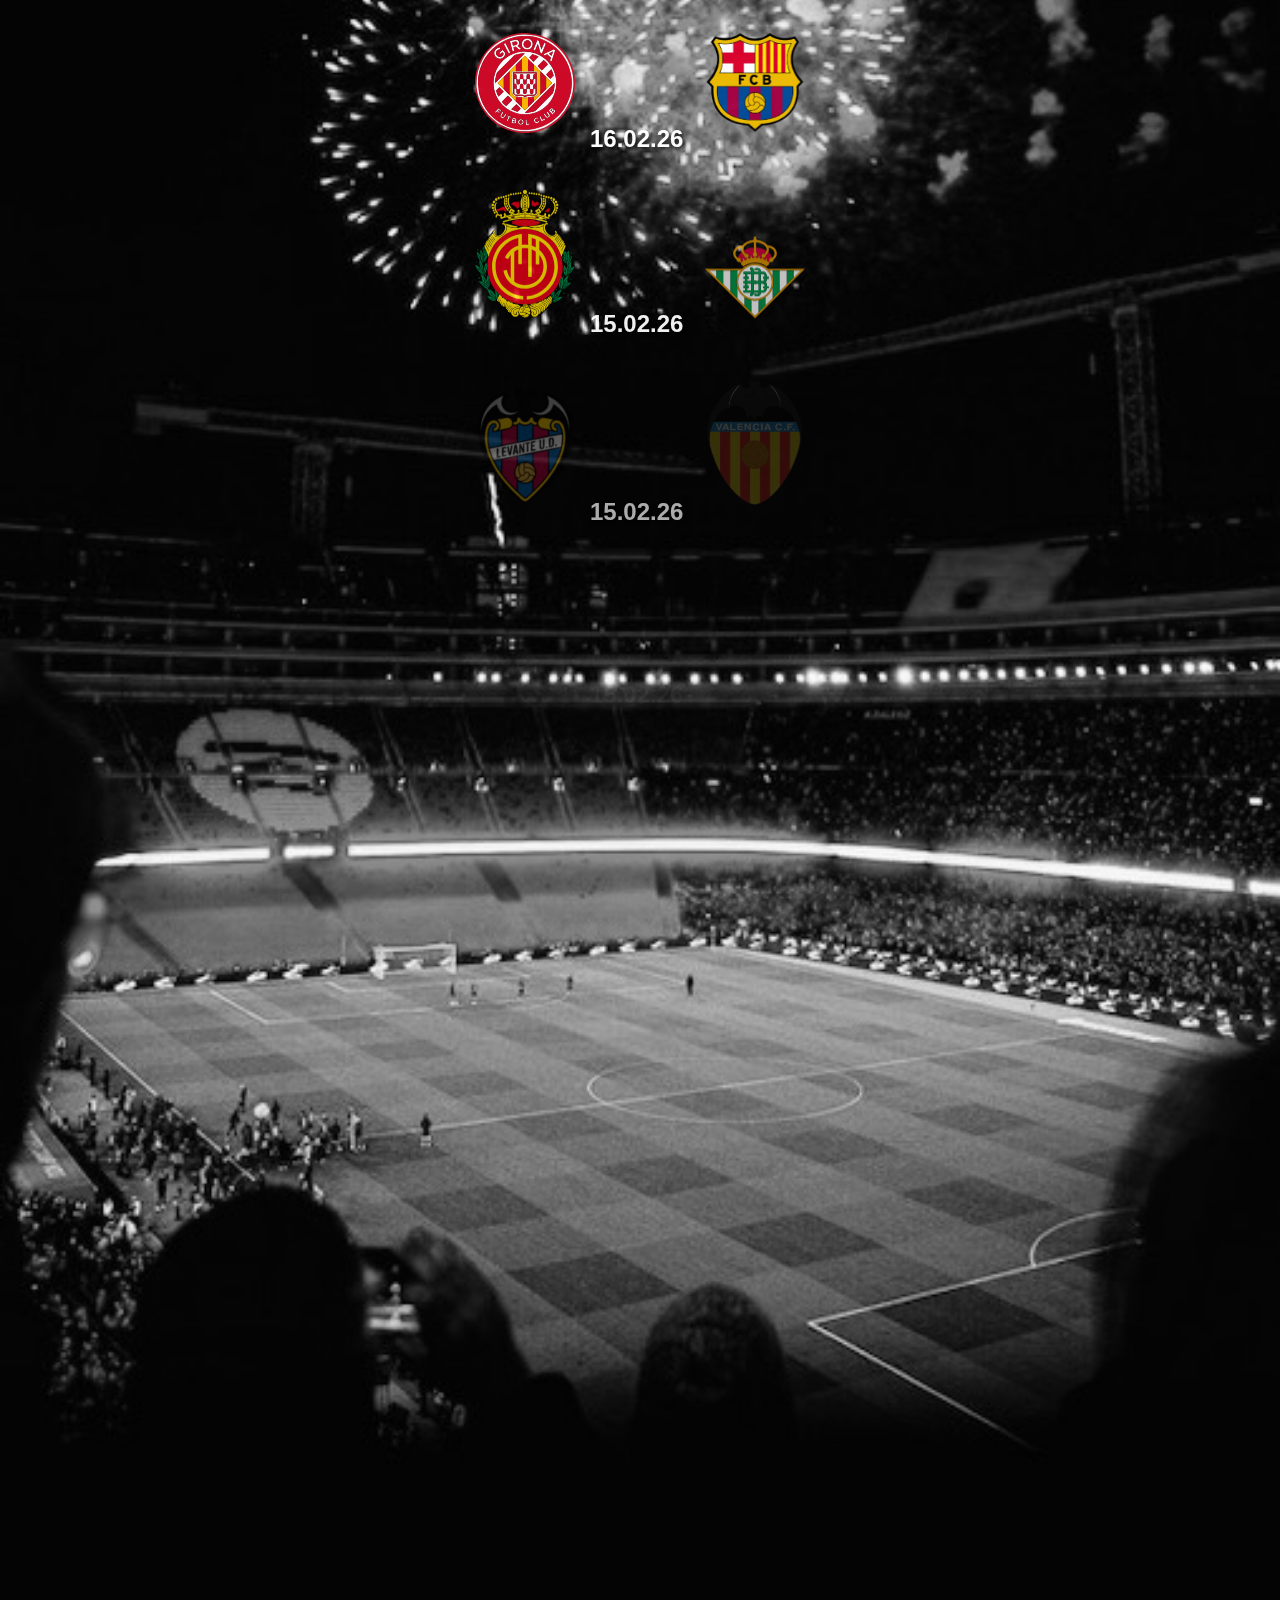
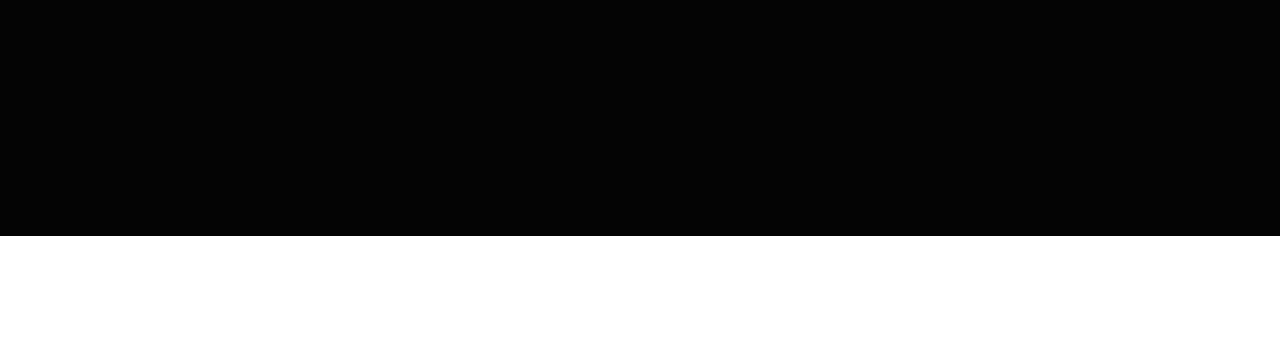
<file: index.html>
<!DOCTYPE html>
<html lang="en">
<head>
    <meta charset="UTF-8">
    <meta name="viewport" content="width=device-width, initial-scale=1.0">
    <title>Document</title>
    <link rel="stylesheet" href="style.css">
    <script src="https://cdnjs.cloudflare.com/ajax/libs/gsap/3.12.2/gsap.min.js"></script>
    <script src="java.script"></script>
<body>
    <h1><img src="Girona_Logo.svg" alt="FC Girona">16.02.26
    <img src="Barcelona.svg.png" alt="FC Barcelona"></h1>
    <h1><img src="mallorca.svg" alt="FC Mallorca">15.02.26
    <img src="Betis_Logo.svg" alt="FC Betis"></h1>
    <h1><img src="Levante_ud.png" alt="FC Levante">15.02.26
    <img src="Valencia_Cf_Logo.png" alt="FC Valencia"></h1>
    <h1><img src="Rayo_Vallecano_Logo.svg" alt="FC Rayo Vallecano">15.02.26
    <img src="Atlético_Madrid_logo.png" alt="FC Atlético Madrid"></h1>
    <h1><img src="Oviedo_logo.svg" alt="FC Oviedo">15.02.26
    <img src="Athletic_Club_Bilbao.svg" alt="FC Athletic Club Bilbao"></h1>
    <h1><img src="Real_Madrid_Logo.svg" alt="FC Real Madrid">14.02.26
    <img src="Real_Sociedad_Logo.svg" alt="FC Real Sociedad"></h1>
    <h1><img src="Sevilla_Logo.svg" alt="FC Sevilla">14.02.26
    <img src="alaves2020.png" alt="FC Alaves"></h1>
    <h1><img src="Getafe_Logo.svg" alt="FC Getafe">14.02.26
    <img src="Villarreal.png" alt="FC Villarreal"></h1>
    <h1><img src="Espanyol.png" alt="FC Espanyol">14.02.26
    <img src="Celta_de_Vigo.png" alt="FC Celta de Vigo"></h1>
    <h1><img src="Elche_CF_logo.svg" alt="FC Elche">13.02.26
    <img src="Osasuna.svg.png" alt="FC Osasuna"></h1>
</body>
</html><script>
    console.log('This script is placed after the body tag.');
</script>
<script>
    // Additional script can be added here.
</script>
</file>
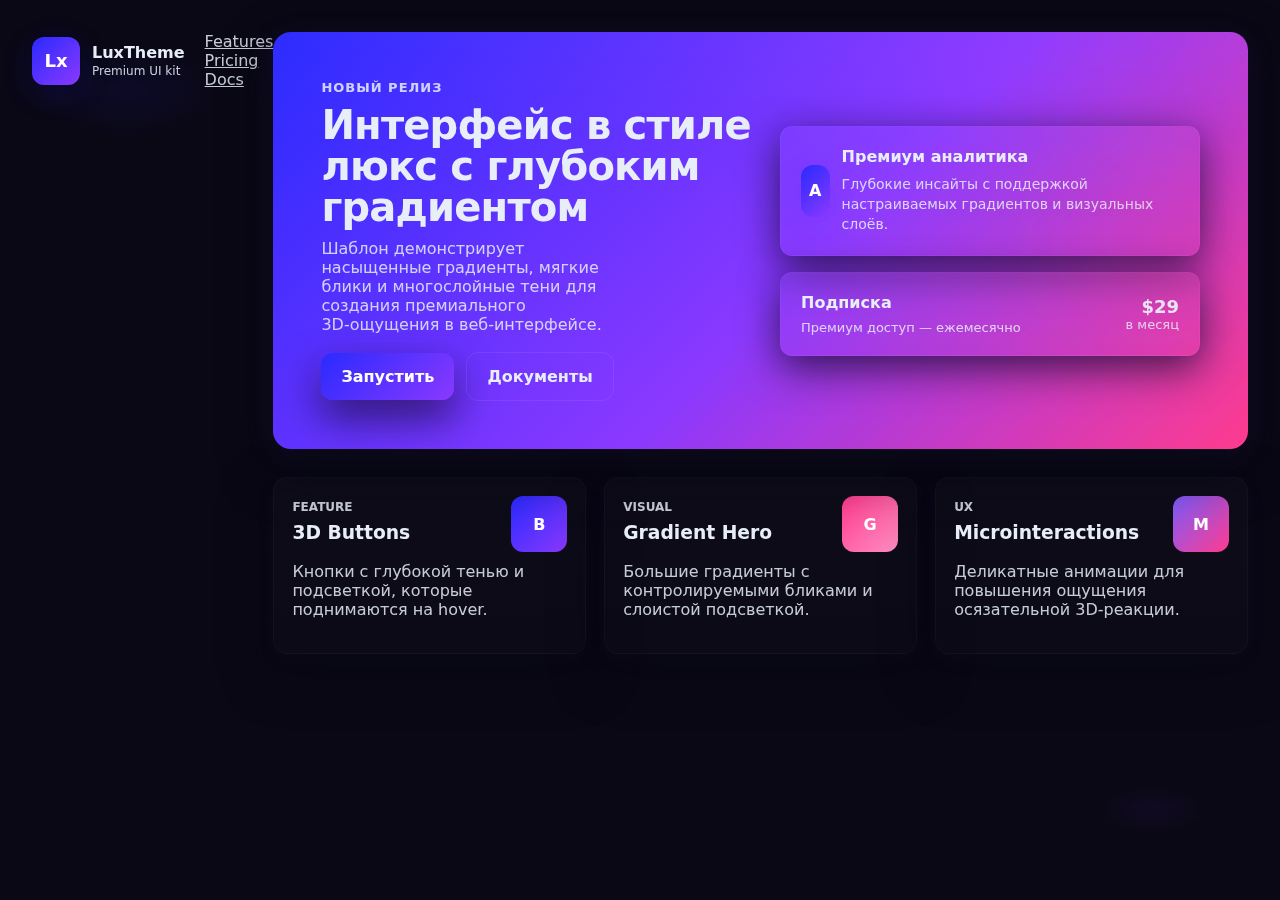
<file: .vscode/index.html>
<!DOCTYPE html>
<html lang="en">
<head>
  <meta charset="UTF-8">
  <meta name="viewport" content="width=device-width, initial-scale=1.0">
  <title>Document</title>
  <link rel="stylesheet" href="style.css">
</head>
<body>
  <header class="nav">
  <div class="brand">
    <div class="logo">Lx</div>
    <div>
      <div style="font-weight:800">LuxTheme</div>
      <div style="font-size:12px;color:var(--muted);margin-top:2px">Premium UI kit</div>
    </div>
  </div>

  <nav>
    <a href="#">Features</a>
    <a href="#">Pricing</a>
    <a href="#">Docs</a>
  </nav>
</header>
<main>
  <section class="hero">
    <div class="hero-left">
      <div class="kicker">Новый релиз</div>
      <h1>Интерфейс в стиле люкс с глубоким градиентом</h1>
      <p class="lead">Шаблон демонстрирует насыщенные градиенты, мягкие блики и многослойные тени для создания премиального 3D‑ощущения в веб‑интерфейсе.</p>

      <div style="margin-top:18px;display:flex;gap:12px;align-items:center">
        <a class="btn" href="#" aria-label="Начать">
          Запустить
        </a>
        <a class="btn" style="background:transparent;border:1px solid rgba(255,255,255,0.08);color:var(--text);box-shadow:none">Документы</a>
      </div>
    </div>

    <aside class="hero-right">
      <div class="glass-card">
        <div class="stat">
          <div class="ico">A</div>
          <div>
            <div class="card-title">Премиум аналитика</div>
            <div class="card-body">Глубокие инсайты с поддержкой настраиваемых градиентов и визуальных слоёв.</div>
          </div>
        </div>
      </div>
      <div class="glass-card" style="display:flex;justify-content:space-between;align-items:center">
        <div>
          <div class="card-title">Подписка</div>
          <div class="muted-small">Премиум доступ — ежемесячно</div>
        </div>
        <div style="text-align:right">
          <div class="price">$29</div>
          <div class="muted-small">в месяц</div>
        </div>
      </div>

    </aside>
  </section>

  <div class="cards" aria-hidden="false">
    <div class="product">
      <div style="display:flex;justify-content:space-between;align-items:center">
        <div>
          <div style="font-size:12px;color:var(--muted);text-transform:uppercase;font-weight:700">Feature</div>
          <h3>3D Buttons</h3>
        </div>
        <div style="width:56px;height:56px;border-radius:12px;background:linear-gradient(135deg,var(--primary-1),var(--primary-2));display:flex;align-items:center;justify-content:center;color:white;font-weight:800">B</div>
      </div>
      <p style="color:var(--muted);margin-top:10px">Кнопки с глубокой тенью и подсветкой, которые поднимаются на hover.</p>
    </div>
     <div class="product">
      <div style="display:flex;justify-content:space-between;align-items:center">
        <div>
          <div style="font-size:12px;color:var(--muted);text-transform:uppercase;font-weight:700">Visual</div>
          <h3>Gradient Hero</h3>
        </div>
        <div style="width:56px;height:56px;border-radius:12px;background:linear-gradient(135deg,var(--accent),#FF8EC3);display:flex;align-items:center;justify-content:center;color:white;font-weight:800">G</div>
      </div>
      <p style="color:var(--muted);margin-top:10px">Большие градиенты с контролируемыми бликами и слоистой подсветкой.</p>
    </div>

    <div class="product">
      <div style="display:flex;justify-content:space-between;align-items:center">
        <div>
          <div style="font-size:12px;color:var(--muted);text-transform:uppercase;font-weight:700">UX</div>
          <h3>Microinteractions</h3>
        </div>
        <div style="width:56px;height:56px;border-radius:12px;background:linear-gradient(135deg,#7C5CFF,#FF3B8E);display:flex;align-items:center;justify-content:center;color:white;font-weight:800">M</div>
      </div>
      <p style="color:var(--muted);margin-top:10px">Деликатные анимации для повышения ощущения осязательной 3D‑реакции.</p>
    </div>
  </div>

</main>
</body>
</html>
</file>
<file: style.css>
img {
  width: 100px;
  height: auto;
  margin: 15px;
}
body {
  background-image: url('image-1992325528825524224 3.jpeg');
  background-repeat: no-repeat;
  background-position: center center;
  background-attachment: fixed;
  -webkit-background-size: cover;
  -moz-background-size: cover;
  -o-background-size: cover;
  background-size: cover;}
h1 {
  text-align: center;
  color: white;
  font-family: 'Arial', sans-serif;
  font-size: 24px;
  text-shadow: 2px 2px 4px #000000;}
</file>
<file: .vscode/style.css>
:root{
  --primary-1: #2A2AFF;       /* ультрамарин */
  --primary-2: #8A39FF;       /* пурпур */
  --accent:    #FF3B8E;       /* магента */
  --glow: rgba(138,57,255,0.22);

  --radius-lg: 18px;
  --radius-md: 12px;
  --radius-sm: 8px;
  --card-padding: 20px;
  --glass-blur: 10px;
  --shadow-deep: 0 20px 50px rgba(5,8,15,0.75);
  
  --bg: #0A0815;           /* темный фон */
  --text: #E7EEF8;         /* светлый текст */
  --muted: rgba(231,238,248,0.85);
}

/* === Базовые стили === */
*{box-sizing:border-box}
html,body{height:100%}
body{
  margin:0;
  font-family: Inter, ui-sans-serif, system-ui, -apple-system, "Segoe UI",
               Roboto, "Helvetica Neue", Arial;
  background: radial-gradient(1200px 600px at 10% 10%, rgba(42,42,255,0.08), transparent 8%),
              radial-gradient(900px 400px at 90% 90%, rgba(138,57,255,0.06), transparent 6%),
              var(--bg);
  color:var(--text);
  -webkit-font-smoothing:antialiased;
  -moz-osx-font-smoothing:grayscale;
  padding:32px;
  min-height:100vh;
  display:flex;
  align-items:flex-start;
  justify-content:center;
}

.container{
  width:min(1200px, 96%);
}

/* === Навигация === */
.nav{
  display:flex;
  align-items:center;
  justify-content:space-between;
  gap:20px;
  margin-bottom:28px;
}
.brand{
  display:flex;align-items:center;gap:12px;
}
.logo{
  width:48px;height:48px;border-radius:12px;
  background: linear-gradient(135deg,var(--primary-1),var(--primary-2));
  box-shadow: 0 8px 30px rgba(42,42,255,0.18), 0 2px 6px rgba(0,0,0,0.6);
  display:flex;align-items:center;justify-content:center;font-weight:700;color:white;
  font-size:18px;
}
nav a{color:var(--muted);}
.hero{
  background: linear-gradient(135deg, var(--primary-1) 0%, var(--primary-2) 55%, var(--accent) 100%);
  border-radius: var(--radius-lg);
  padding:48px;
  position:relative;
  overflow:hidden;
  box-shadow: var(--shadow-deep), 0 6px 30px rgba(138,57,255,0.12);
  display:flex;
  gap:28px;
  align-items:center;
}

/* Блик и свет/слой для 3D */
.hero::before{
  content:"";
  position:absolute;inset:0;
  background: linear-gradient(180deg, rgba(255,255,255,0.06), transparent 25%);
  mix-blend-mode: overlay;
  pointer-events:none;
}
.hero::after{
  content:"";
  position:absolute;right:-20%;top:-30%;
  width:60%;height:160%;
  background: radial-gradient(closest-side, rgba(255,59,142,0.12), transparent 40%);
  filter: blur(40px);
  transform: rotate(-15deg);
  pointer-events:none;
}

.hero-left{flex:1;min-width:260px}
.kicker{font-size:13px;color:rgba(231,238,248,0.85);font-weight:600;letter-spacing:1px;text-transform:uppercase}
h1{margin:10px 0 12px;font-size:40px;line-height:1.02;letter-spacing:-0.02em}
p.lead{margin:0;color:var(--muted);max-width:70%}

/* Кнопки */
.btn{
  display:inline-flex;align-items:center;gap:10px;padding:14px 20px;border-radius:12px;border:0;
  font-weight:700;color:white;cursor:pointer;text-decoration:none;
  background:linear-gradient(135deg,var(--primary-1),var(--primary-2));
  box-shadow:
    0 18px 40px rgba(10,8,20,0.6),
    0 6px 18px rgba(138,57,255,0.14),
    0 0 40px rgba(138,57,255,0.08);
  transition: transform .22s cubic-bezier(.2,.9,.3,1), box-shadow .22s;
}
.btn:active{ transform: translateY(2px) scale(.995) }
.btn:hover{
  transform: translateY(-6px);
  box-shadow:
    0 28px 70px rgba(10,8,20,0.75),
    0 10px 30px rgba(138,57,255,0.2),
    0 0 60px rgba(138,57,255,0.14);
}
.hero-right{width:420px;display:flex;flex-direction:column;gap:16px}
.glass-card{
  background: linear-gradient(180deg, rgba(255,255,255,0.03), rgba(255,255,255,0.01));
  border-radius:var(--radius-md);
  padding:var(--card-padding);
  backdrop-filter: blur(var(--glass-blur));
  -webkit-backdrop-filter: blur(var(--glass-blur));
  box-shadow:
    0 12px 40px rgba(6,8,15,0.7),
    0 2px 12px rgba(138,57,255,0.06),
    0 0 30px var(--glow);
  border: 1px solid rgba(255,255,255,0.04);
  position:relative;
  overflow:hidden;
}
.card-title{font-weight:700;margin-bottom:8px}
.card-body{color:var(--muted);font-size:14px;line-height:1.45}

/* Примеры карточек с иконкой/статусом */
.stat{
  display:flex;align-items:center;gap:12px;
}
.stat .ico{
  width:52px;height:52px;border-radius:12px;
  background: linear-gradient(135deg,var(--primary-1),var(--primary-2));
  box-shadow: 0 8px 30px rgba(42,42,255,0.12);
  display:flex;align-items:center;justify-content:center;color:white;font-weight:700;
}
.cards{
  margin-top:28px;
  display:grid;
  grid-template-columns: repeat(auto-fit,minmax(260px,1fr));
  gap:18px;
}
.product{
  background: linear-gradient(180deg, rgba(255,255,255,0.02), rgba(255,255,255,0.01));
  border-radius:14px;padding:18px;border:1px solid rgba(255,255,255,0.03);
  box-shadow:
    0 18px 50px rgba(6,8,15,0.68),
    0 6px 20px rgba(138,57,255,0.06);
  transition: transform .18s ease, box-shadow .18s ease;
}
.product:hover{
  transform: translateY(-10px);
  box-shadow:
    0 30px 80px rgba(6,8,15,0.78),
    0 10px 40px rgba(138,57,255,0.12);
}
.product h3{margin:8px 0 6px}
.price{font-weight:800;color:var(--text);font-size:18px}

/* Footer / small */
.muted-small{color:var(--muted);font-size:13px}

/* Responsive */
@media (max-width:900px){
  .hero{flex-direction:column;padding:28px}
  .hero-right{width:100%}
  p.lead{max-width:100%}
}
</file>
